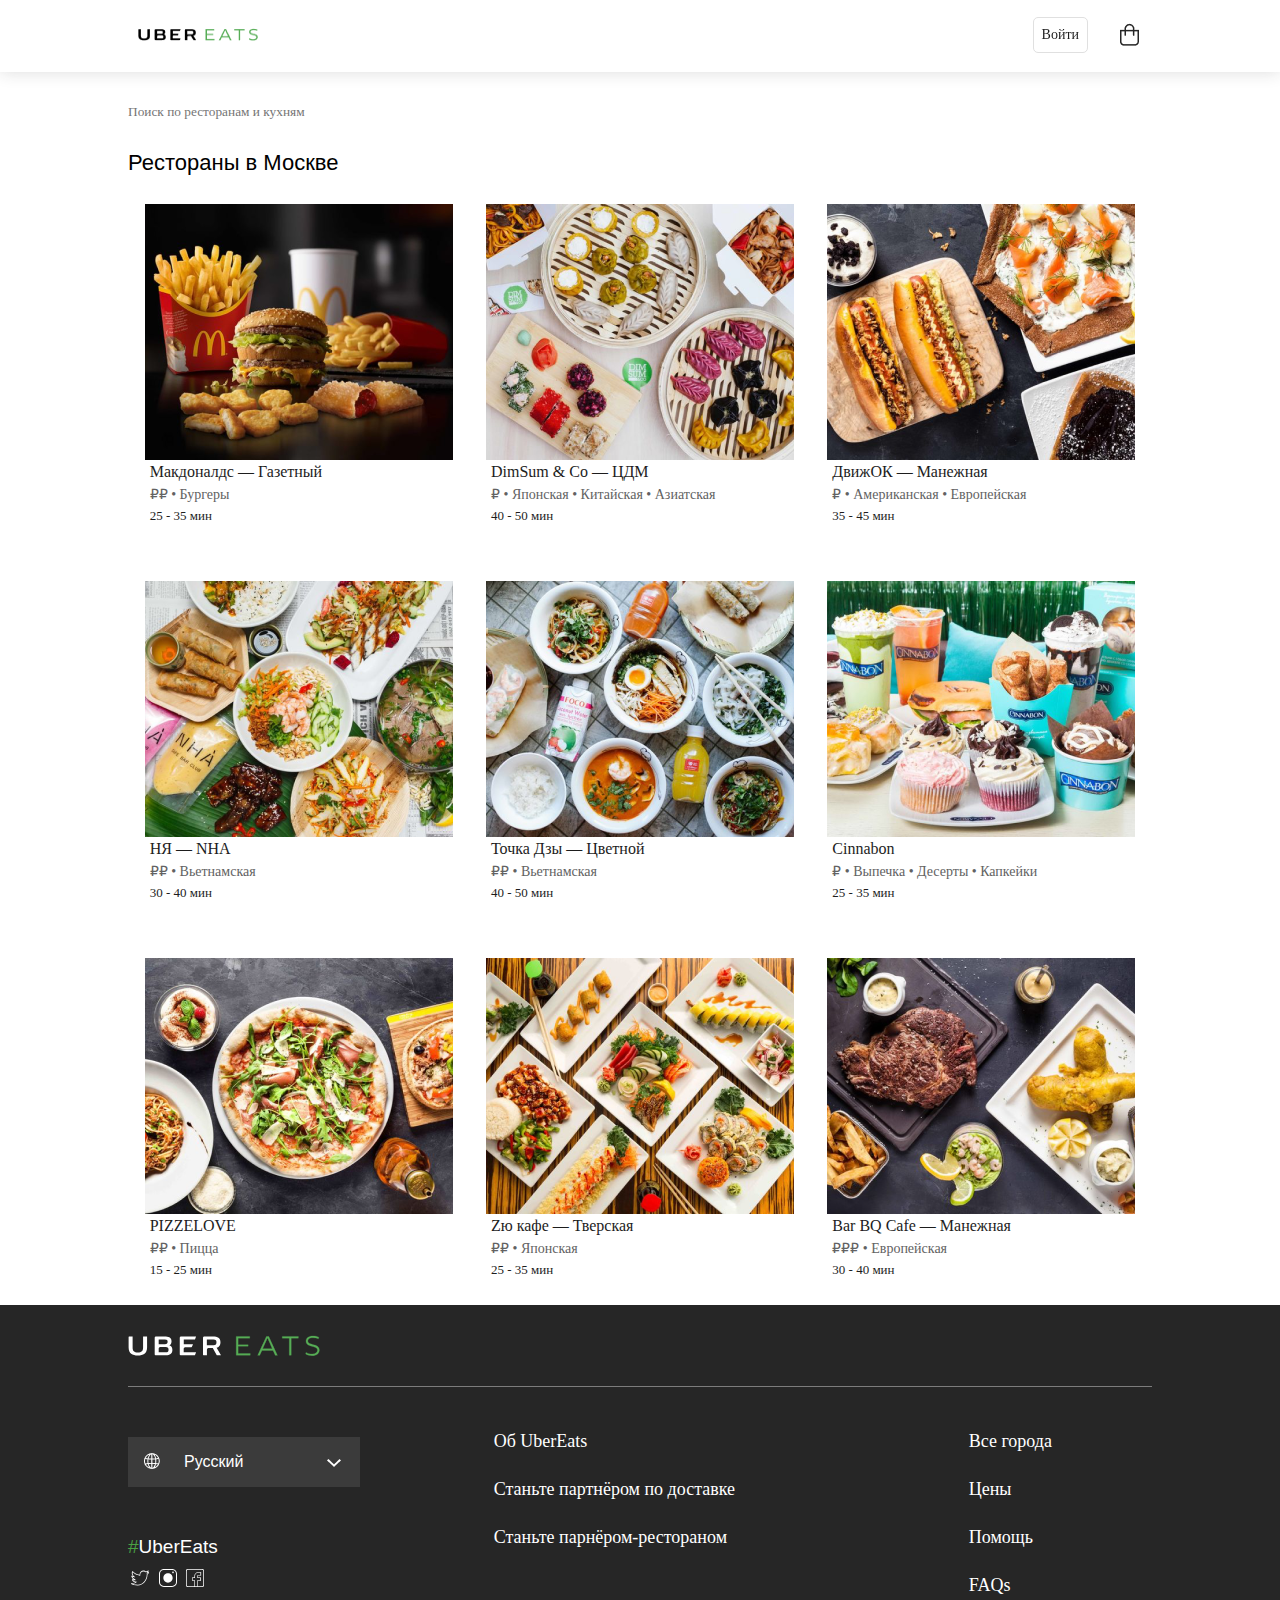
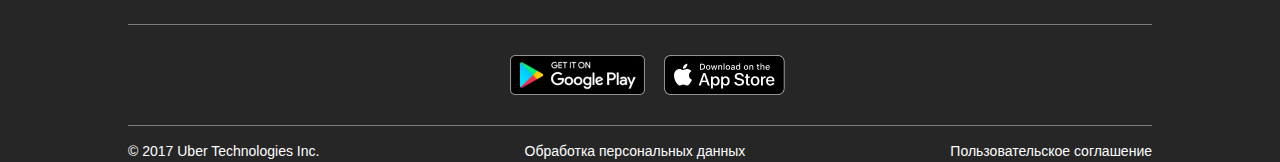
<file: index.html>
<!DOCTYPE html>
<html lang="ru">

<head>
	<meta charset="UTF-8">
	<meta name="viewport" content="width=device-width, initial-scale=1.0">
	<link rel="stylesheet" href="css/style.css">
	<title>Uber Eats</title>
	<link rel="icon" href="img/basket.png">
</head>

<body>
	<!-------------------------------------HEADER------------------------------->
	<header>
		<div class="header__content">
			<img class="logo" src="img/logo.png" alt="лого">
			<a class="enter" href="#">Войти</a>
			<a class="backet" href="#"><img src="img/basket.png" alt="Корзина"></a>
		</div>
		<!-------------------------------------GO TO TOP ARROW------------------------>
		<div class="arrow">
			<a class="back-to-top" title="Наверх" onclick="backToTop()">
				<img src="img/arrow.svg" alt="">
			</a>
		</div>
	</header>
	<!-------------------------------------SEARCH------------------------------->
	<div class="search">
		<form action="#">
			<input type="text" placeholder="Поиск по ресторанам и кухням">
		</form>
	</div>
	<!-------------------------------------RESTAURANTS-------------------------->
	<main>

		<h1>Рестораны в Москве</h1>

		<div class="list">
			<a href="restaurant.html">
				<div class="restaurant__sheet">
					<img src="img/mcdonalds.png" alt="">
					<h2>Макдоналдс — Газетный</h2>
					<p><span>₽₽ • Бургеры</span><br>
						25 - 35 мин</p>
				</div>
			</a>
			<a href="#">
				<div class="restaurant__sheet">
					<img src="img/DimSum.png" alt="">
					<h2>DimSum & Co — ЦДМ</h2>
					<p><span>₽ • Японская • Китайская • Азиатская</span>
						<br>
						40 - 50 мин</p>
				</div>
			</a>
			<a href="#">
				<div class="restaurant__sheet">
					<img src="img/Dvizok.png" alt="">
					<h2>ДвижОК — Манежная</h2>
					<p><span>₽ • Американская • Европейская</span>
						<br>
						35 - 45 мин</p>
				</div>
			</a>
			<a href="#">
				<div class="restaurant__sheet">
					<img src="img/nya.png" alt="">
					<h2>НЯ — NHA</h2>
					<p><span>₽₽ • Вьетнамская</span>
						<br>
						30 - 40 мин</p>
				</div>
			</a>
			<a href="#">
				<div class="restaurant__sheet">
					<img src="img/tochka.png" alt="">
					<h2>Точка Дзы — Цветной</h2>
					<p><span>₽₽ • Вьетнамская</span>
						<br>
						40 - 50 мин</p>
				</div>
			</a>
			<a href="#">
				<div class="restaurant__sheet">
					<img src="img/cinabon.png" alt="">
					<h2>Cinnabon</h2>
					<p><span>₽ • Выпечка • Десерты • Капкейки</span>
						<br>
						25 - 35 мин</p>
				</div>
			</a>
			<a href="#">
				<div class="restaurant__sheet">
					<img src="img/pizzelove.png" alt="">
					<h2>PIZZELOVE</h2>
					<p><span>₽₽ • Пицца</span>
						<br>
						15 - 25 мин</p>
				</div>
			</a>
			<a href="#">
				<div class="restaurant__sheet">
					<img src="img/zu.png" alt="">
					<h2>Zю кафе — Тверская</h2>
					<p><span>₽₽ • Японская</span>
						<br>
						25 - 35 мин</p>
				</div>
			</a>
			<a href="#">
				<div class="restaurant__sheet">
					<img src="img/bbq.png" alt="">
					<h2>Bar BQ Cafe — Манежная</h2>
					<p><span>₽₽₽ • Европейская</span>
						<br>
						30 - 40 мин</p>
				</div>
			</a>
		</div>
	</main>
	<!-------------------------------------FOOTER------------------------------->
	<footer>
		<div class="footer__content">
			<div class="footer__logo">
				<img src="img/white-logo.svg" alt="">
			</div>
			<div class="footer__main">
				<div class="block">
					<div class="language">
						<div class="dropdown">
							<button onclick="myFunction()" class="dropbtn">
								<img src="img/Sphere.png" alt="">
								<p>Русский</p>
								<img src="img/Shape.png" alt="">
							</button>
							<div id="myDropdown" class="dropdown-content">
								<a href="main_en.html">
									<p>English</p>
								</a>
							</div>
						</div>
					</div>
					<div class="links">
						<a href="#">
							<p>#<span>UberEats</span></p>
						</a>
						<a href="#"><img src="img/twitter.svg" alt=""></a>
						<a href="#"><img src="img/instagram.svg" alt=""></a>
						<a href="#"><img src="img/facebook.png" alt=""></a>
					</div>
				</div>

				<div class="list">
					<ul>
						<li><a href="#">Об UberEats</a></li>
						<li><a href="#">Станьте партнёром по доставке</a></li>
						<li><a href="#">Станьте парнёром-рестораном</a></li>
					</ul>
				</div>
				<div class="list">
					<ul>
						<li><a href="#">Все города</a></li>
						<li><a href="#">Цены</a></li>
						<li><a href="#">Помощь</a></li>
						<li><a href="#">FAQs</a></li>
					</ul>
				</div>

			</div>
			<div class="footer__download">
				<a href="#"><img src="img/en_badge_web_generic-cf6dad406f.png" alt=""></a>
				<a href="#"><img src="img/Download_on_the_App_Store_Badge_US-UK_RGB_blk_092917.png" alt=""></a>
			</div>
			<div class="footer__footer">
				<p><a href="#">© 2017 Uber Technologies Inc.</a></p>
				<p><a href="#">Обработка персональных данных</a></p>
				<p><a href="#">Пользовательское соглашение</a></p>
			</div>
		</div>
	</footer>

	<script src="js/script.js"></script>

</body>

</html>
</file>
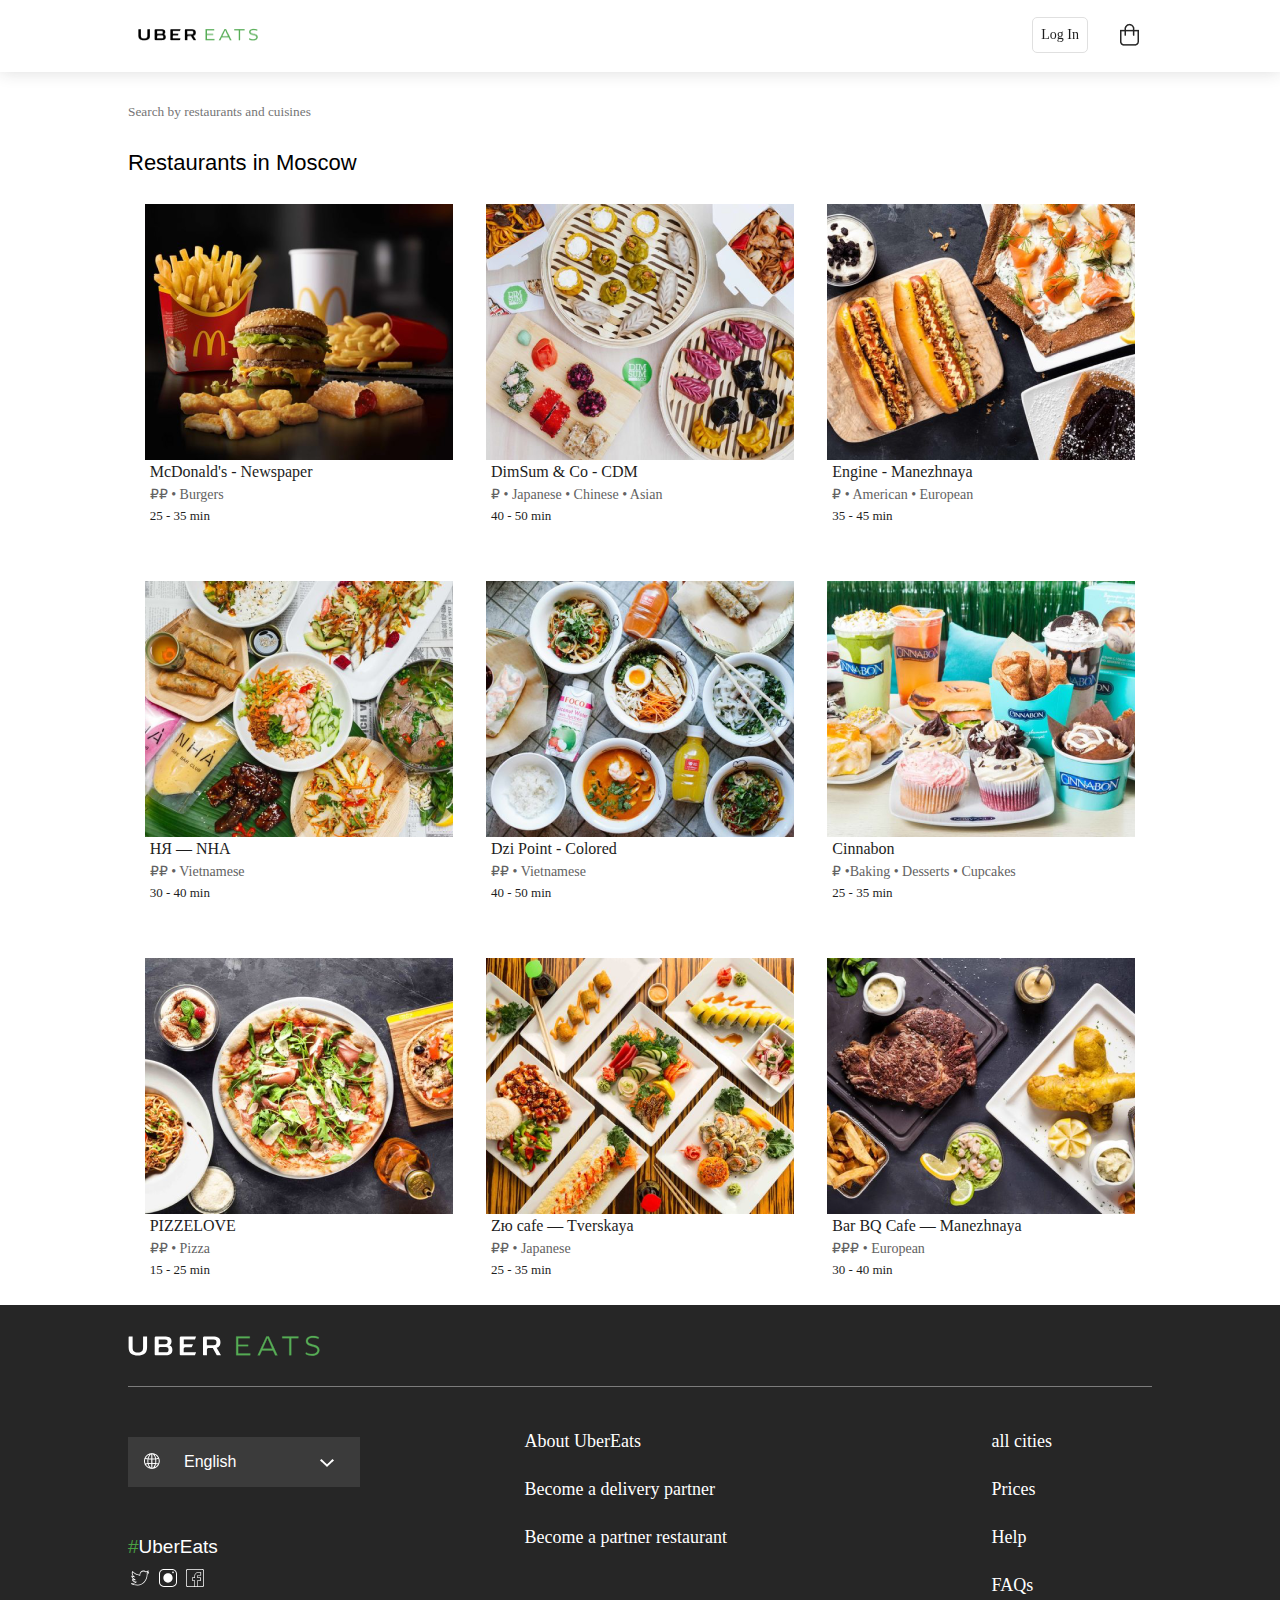
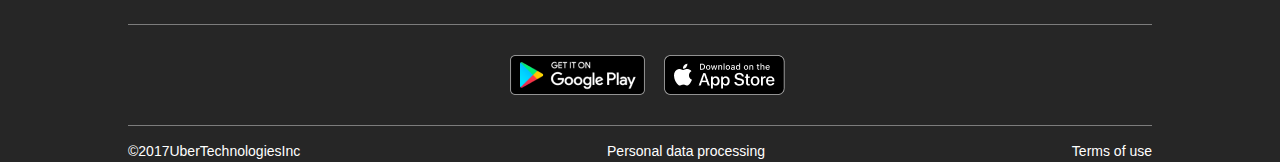
<file: main_en.html>
<!DOCTYPE html>
<html lang="en">

<head>
	<meta charset="UTF-8">
	<meta name="viewport" content="width=device-width, initial-scale=1.0">
	<link rel="stylesheet" href="css/style.css">
	<title>Uber Eats</title>
	<link rel="icon" href="img/basket.png">
</head>

<body>
	<!-------------------------------------HEADER------------------------------->
	<header>
		<div class="header__content">
			<img class="logo" src="img/logo.png" alt="лого">
			<a class="enter" href="#">Log In</a>
			<a class="backet" href="#"><img src="img/basket.png" alt="Корзина"></a>
		</div>
		<!-------------------------------------GO TO TOP ARROW------------------------>
		<div class="arrow">
			<a class="back-to-top" title="Up" onclick="backToTop()">
				<img src="img/arrow.svg" alt="">
			</a>
		</div>
	</header>
	<!-------------------------------------SEARCH------------------------------->
	<div class="search">
		<form action="#">
			<input type="text" placeholder="Search by restaurants and cuisines">
		</form>
	</div>
	<!-------------------------------------RESTAURANTS-------------------------->
	<main>
		<h1>Restaurants in Moscow</h1>
		<div class="list">
			<a href="restaurant.html">
				<div class="restaurant__sheet">
					<img src="img/mcdonalds.png" alt="">
					<h2>McDonald's - Newspaper</h2>
					<p><span>₽₽ • Burgers</span><br>
						25 - 35 min</p>
				</div>
			</a>
			<a href="#">
				<div class="restaurant__sheet">
					<img src="img/DimSum.png" alt="">
					<h2>DimSum & Co - CDM</h2>
					<p><span>₽ • Japanese • Chinese • Asian</span>
						<br>
						40 - 50 min</p>
				</div>
			</a>
			<a href="#">
				<div class="restaurant__sheet">
					<img src="img/Dvizok.png" alt="">
					<h2>Engine - Manezhnaya</h2>
					<p><span>₽ • American • European</span>
						<br>
						35 - 45 min</p>
				</div>
			</a>
			<a href="#">
				<div class="restaurant__sheet">
					<img src="img/nya.png" alt="">
					<h2>НЯ — NHA</h2>
					<p><span>₽₽ • Vietnamese</span>
						<br>
						30 - 40 min</p>
				</div>
			</a>
			<a href="#">
				<div class="restaurant__sheet">
					<img src="img/tochka.png" alt="">
					<h2>Dzi Point - Colored</h2>
					<p><span>₽₽ • Vietnamese</span>
						<br>
						40 - 50 min</p>
				</div>
			</a>
			<a href="#">
				<div class="restaurant__sheet">
					<img src="img/cinabon.png" alt="">
					<h2>Cinnabon</h2>
					<p><span>₽ •Baking • Desserts • Cupcakes</span>
						<br>
						25 - 35 min</p>
				</div>
			</a>
			<a href="#">
				<div class="restaurant__sheet">
					<img src="img/pizzelove.png" alt="">
					<h2>PIZZELOVE</h2>
					<p><span>₽₽ • Pizza</span>
						<br>
						15 - 25 min</p>
				</div>
			</a>
			<a href="#">
				<div class="restaurant__sheet">
					<img src="img/zu.png" alt="">
					<h2>Zю cafe — Tverskaya</h2>
					<p><span>₽₽ • Japanese</span>
						<br>
						25 - 35 min</p>
				</div>
			</a>
			<a href="#">
				<div class="restaurant__sheet">
					<img src="img/bbq.png" alt="">
					<h2>Bar BQ Cafe — Manezhnaya</h2>
					<p><span>₽₽₽ • European</span>
						<br>
						30 - 40 min</p>
				</div>
			</a>
		</div>
	</main>
	<!-------------------------------------FOOTER------------------------------->
	<footer>
		<div class="footer__content">
			<div class="footer__logo">
				<img src="img/white-logo.svg" alt="">
			</div>
			<div class="footer__main">
				<div class="block">
					<div class="language">
						<div class="dropdown">
							<button onclick="myFunction()" class="dropbtn">
								<img src="img/Sphere.png" alt="">
								<p>English</p>
								<img src="img/Shape.png" alt="">
							</button>
							<div id="myDropdown" class="dropdown-content">
								<a href="index.html">
									<p>Русский</p>
								</a>
							</div>
						</div>
					</div>
					<div class="links">
						<a href="#">
							<p>#<span>UberEats</span></p>
						</a>
						<a href="#"><img src="img/twitter.svg" alt=""></a>
						<a href="#"><img src="img/instagram.svg" alt=""></a>
						<a href="#"><img src="img/facebook.png" alt=""></a>
					</div>
				</div>

				<div class="list">
					<ul>
						<li><a href="#">About UberEats</a></li>
						<li><a href="#">Become a delivery partner</a></li>
						<li><a href="#">Become a partner restaurant</a></li>
					</ul>
				</div>
				<div class="list">
					<ul>
						<li><a href="#">all cities</a></li>
						<li><a href="#">Prices</a></li>
						<li><a href="#">Help</a></li>
						<li><a href="#">FAQs</a></li>
					</ul>
				</div>

			</div>
			<div class="footer__download">
				<a href="#"><img src="img/en_badge_web_generic-cf6dad406f.png" alt=""></a>
				<a href="#"><img src="img/Download_on_the_App_Store_Badge_US-UK_RGB_blk_092917.png" alt=""></a>
			</div>
			<div class="footer__footer">
				<p><a href="#">©2017UberTechnologiesInc</a></p>
				<p><a href="#">Personal data processing</a></p>
				<p><a href="#">Terms of use</a></p>
			</div>
		</div>
	</footer>

	<script src="js/script.js"></script>

</body>

</html>
</file>
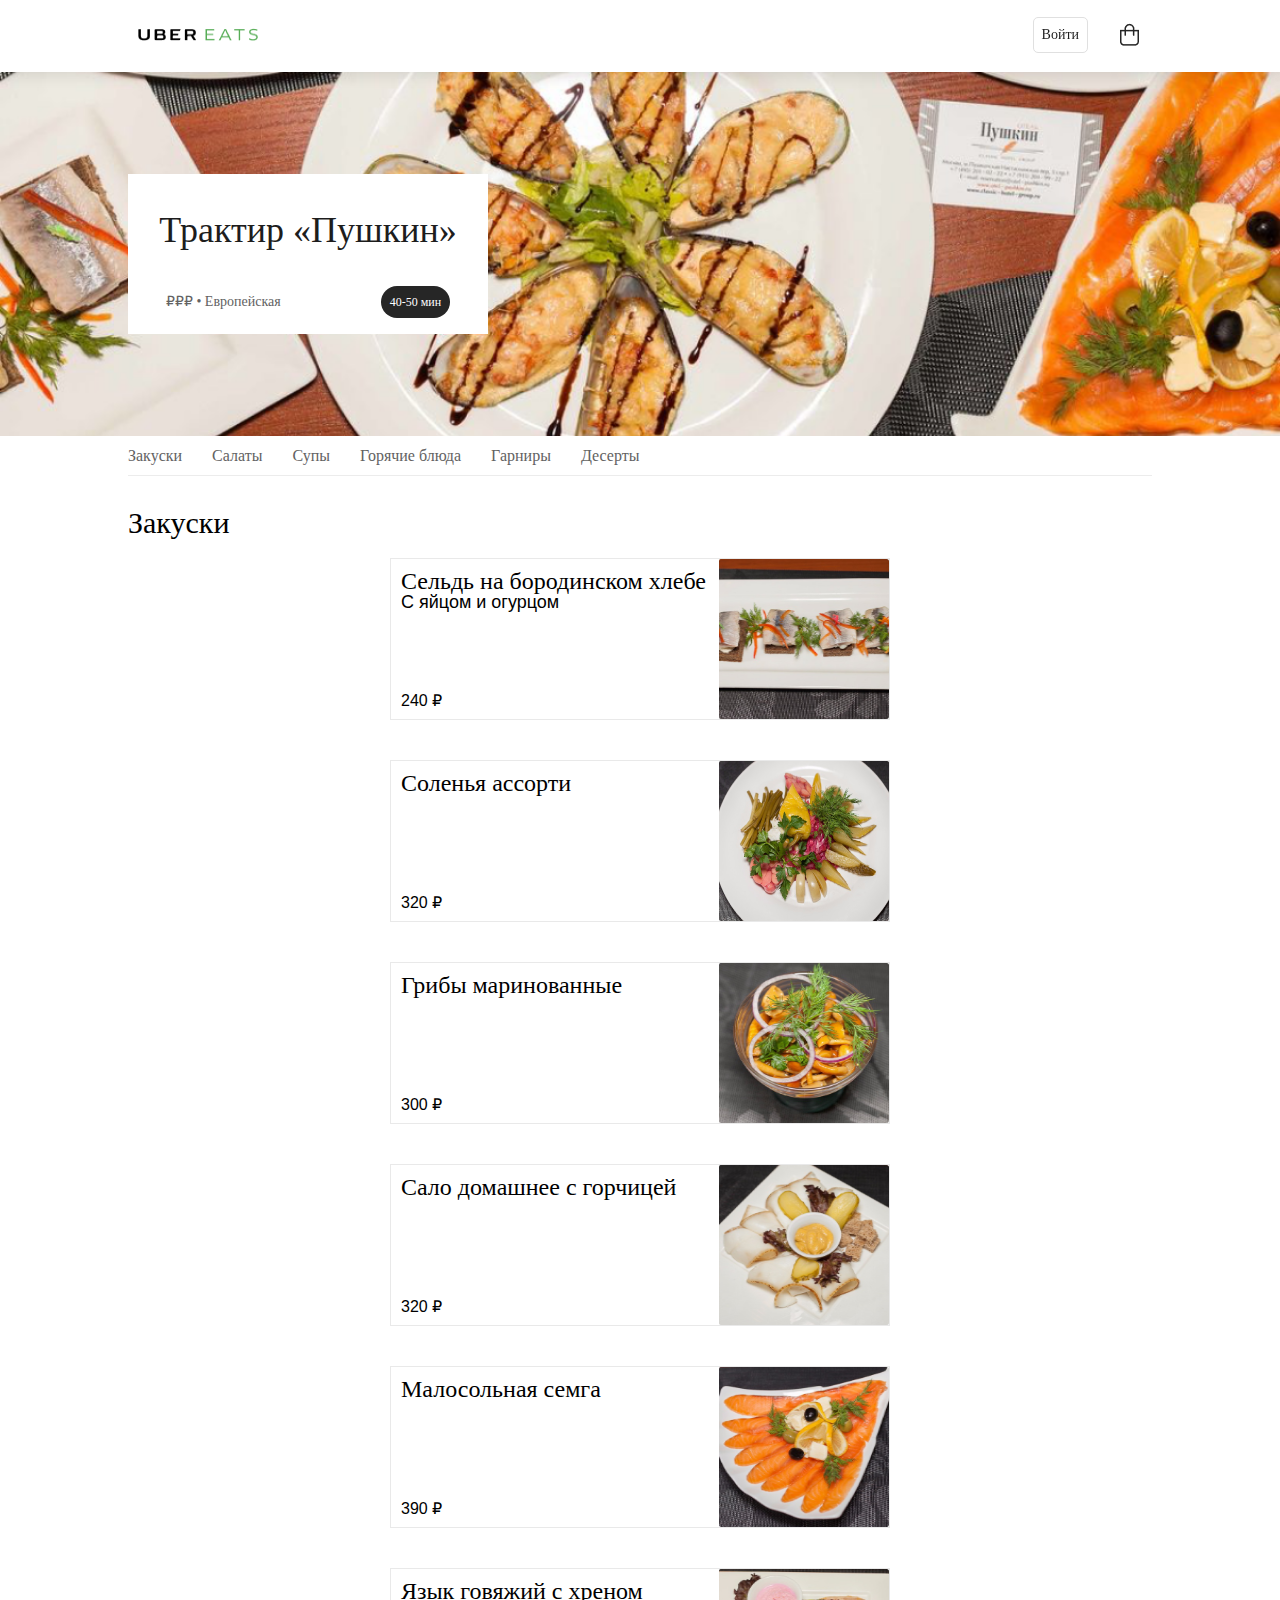
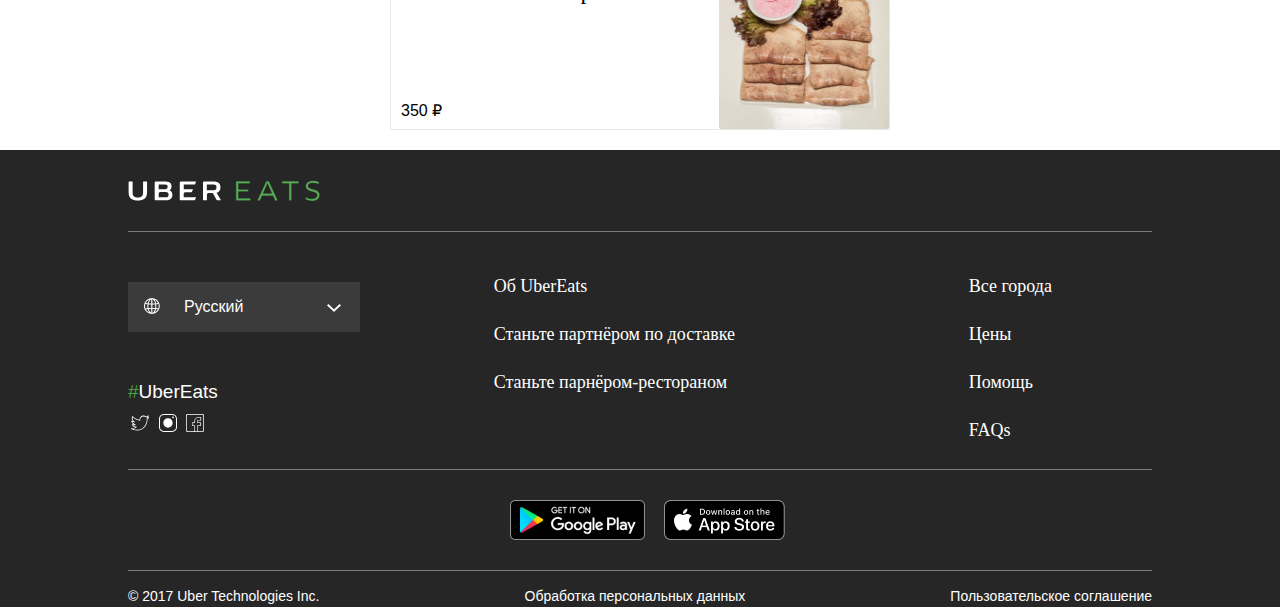
<file: restaurant.html>
<!DOCTYPE html>
<html lang="ru">

<head>
	<meta charset="UTF-8">
	<meta name="viewport" content="width=device-width, initial-scale=1.0">
	<link rel="stylesheet" href="css/style.css">
	<title>Uber Eats</title>
	<link rel="icon" href="img/basket.png">
</head>

<body>

	<!-------------------------------------HEADER------------------------------->

	<header>
		<div class="header__content">
			<img class="logo" src="img/logo.png" alt="лого">
			<a class="enter" href="#">Войти</a>
			<a class="backet" href="#"><img src="img/basket.png" alt="Корзина"></a>
		</div>

		<!-------------------------------------GO TO TOP ARROW------------------------>

		<div class="arrow">
			<a class="back-to-top" title="Наверх" onclick="backToTop()">
				<img src="img/arrow.svg" alt="">
			</a>
		</div>
	</header>

	<!-------------------------------------TITLE------------------------------->

	<div class="head">
		<div class="head__content">
			<h1>Трактир «Пушкин»</h1>
			<div class="text">
				<p class="text__one">₽₽₽ • Европейская</p>
				<p class="text__two">40-50 мин</p>
			</div>
		</div>
	</div>

	<!-------------------------------------NAV PANEL------------------------------->

	<div class="navpanel">
		<a href="">
			<p>Закуски</p>
		</a>
		<a href="">
			<p>Салаты</p>
		</a>
		<a href="">
			<p>Супы</p>
		</a>
		<a href="">
			<p>Горячие блюда</p>
		</a>
		<a href="">
			<p>Гарниры</p>
		</a>
		<a href="">
			<p>Десерты</p>
		</a>
	</div>

	<!-------------------------------------MAIN MENU------------------------------->
	<div class="main__body">
		<h2>Закуски</h2>
		<div class="menu">
			<div class="menu__dish">
				<div class="menu__text">
					<div class="text__head">
						<h3>Сельдь на бородинском хлебе</h3>
						<p>С яйцом и огурцом</p>
					</div>
					<p class="price">240 ₽</p>
				</div>
				<img src="img/photofish_buter.png" alt="">
			</div>
			<div class="menu__dish">
				<div class="menu__text">
					<div class="text__head">
						<h3>Соленья ассорти</h3>
						<p></p>
					</div>
					<p class="price">320 ₽</p>
				</div>
				<img src="img/photoasorti.png" alt="">
			</div>
			<div class="menu__dish">
				<div class="menu__text">
					<div class="text__head">
						<h3>Грибы маринованные</h3>
						<p></p>
					</div>
					<p class="price">300 ₽</p>
				</div>
				<img src="img/photoshrooms.png" alt="">
			</div>
			<div class="menu__dish">
				<div class="menu__text">
					<div class="text__head">
						<h3>Сало домашнее с горчицей</h3>
						<p></p>
					</div>
					<p class="price">320 ₽</p>
				</div>
				<img src="/img/photosalo.png" alt="">
			</div>
			<div class="menu__dish">
				<div class="menu__text">
					<div class="text__head">
						<h3>Малосольная семга</h3>
						<p></p>
					</div>
					<p class="price">390 ₽</p>
				</div>
				<img src="img/photosalted_fish.png" alt="">
			</div>
			<div class="menu__dish">
				<div class="menu__text">
					<div class="text__head">
						<h3>Язык говяжий с хреном</h3>
						<p></p>
					</div>
					<p class="price">350 ₽</p>
				</div>
				<img src="img/phototong.png" alt="">
			</div>
		</div>
	</div>
	<!-------------------------------------FOOTER------------------------------->

	<footer>
		<div class="footer__content">
			<div class="footer__logo">
				<img src="img/white-logo.svg" alt="">
			</div>
			<div class="footer__main">
				<div class="block">
					<div class="language">
						<div class="dropdown">
							<button onclick="myFunction()" class="dropbtn">
								<img src="img/Sphere.png" alt="">
								<p>Русский</p>
								<img src="img/Shape.png" alt="">
							</button>
							<div id="myDropdown" class="dropdown-content">
								<a href="main_en.html">
									<p>English</p>
								</a>
							</div>
						</div>
					</div>
					<div class="links">
						<a href="#">
							<p>#<span>UberEats</span></p>
						</a>
						<a href="#"><img src="img/twitter.svg" alt=""></a>
						<a href="#"><img src="img/instagram.svg" alt=""></a>
						<a href="#"><img src="img/facebook.png" alt=""></a>
					</div>
				</div>

				<div class="list">
					<ul>
						<li><a href="#">Об UberEats</a></li>
						<li><a href="#">Станьте партнёром по доставке</a></li>
						<li><a href="#">Станьте парнёром-рестораном</a></li>
					</ul>
				</div>
				<div class="list">
					<ul>
						<li><a href="#">Все города</a></li>
						<li><a href="#">Цены</a></li>
						<li><a href="#">Помощь</a></li>
						<li><a href="#">FAQs</a></li>
					</ul>
				</div>

			</div>
			<div class="footer__download">
				<a href="#"><img src="img/en_badge_web_generic-cf6dad406f.png" alt=""></a>
				<a href="#"><img src="img/Download_on_the_App_Store_Badge_US-UK_RGB_blk_092917.png" alt=""></a>
			</div>
			<div class="footer__footer">
				<p><a href="#">© 2017 Uber Technologies Inc.</a></p>
				<p><a href="#">Обработка персональных данных</a></p>
				<p><a href="#">Пользовательское соглашение</a></p>
			</div>
		</div>
	</footer>

	<script src="js/script.js"></script>

</body>

</html>
</file>
<file: css/style.css>
* {
  padding: 0;
  margin: 0;
  border: 0;
}

*,
*:before,
*:after {
  -webkit-box-sizing: border-box;
  box-sizing: border-box;
}

:focus,
:active {
  outline: none;
}

a:focus,
a:active {
  outline: none;
}

nav,
footer,
header,
aside {
  display: block;
}

html,
body {
  width: 100%;
  font-size: 100%;
  line-height: 1;
  font-size: 14px;
  -ms-text-size-adjust: 100%;
  -moz-text-size-adjust: 100%;
  -webkit-text-size-adjust: 100%;
}

input,
button,
textarea {
  font-family: inherit;
}

input::-ms-clear {
  display: none;
}

button {
  cursor: pointer;
}

button::-moz-focus-inner {
  padding: 0;
  border: 0;
}

a,
a:visited {
  text-decoration: none;
}

a:hover {
  text-decoration: none;
}

ul li {
  list-style: none;
}

img {
  vertical-align: top;
}

h1,
h2,
h3,
h4,
h5,
h6 {
  font-size: inherit;
  font-weight: 400;
}

p {
  font-family: Roboto, sans-serif;
}

h1 {
  font-family: Roboto, sans-serif;
  font-size: 22px;
}

html {
  margin: 0;
  padding: 0;
  width: 100%;
}

body {
  margin: 0;
  padding: 0;
  width: 100%;
}

a {
  text-decoration: none;
  color: #ffffff;
}

header {
  display: -webkit-box;
  display: -ms-flexbox;
  display: flex;
  -webkit-box-pack: flex-top;
      -ms-flex-pack: flex-top;
          justify-content: flex-top;
  position: -webkit-sticky;
  position: sticky;
  top: 0;
  height: 72px;
  background: #ffffff;
  -webkit-box-shadow: 0px 0px 16px rgba(38, 38, 38, 0.16);
          box-shadow: 0px 0px 16px rgba(38, 38, 38, 0.16);
}

header .back-to-top {
  background: #59bd5a;
  width: 1px;
  height: 1px;
  padding: 20px 40px 40px 25px;
  position: fixed;
  bottom: 35px;
  right: 45px;
  border-radius: 10px;
  cursor: pointer;
  display: none;
}

header .back-to-top-show {
  display: block;
}

header .header__content {
  padding: 0 10px 0 10px;
}

@media screen and (min-width: 992px) {
  header .header__content {
    width: 80%;
    margin: 0 10% 0 10%;
  }
}

@media screen and (max-width: 991px) {
  header .header__content {
    width: 100%;
  }
}

header .header__content .logo {
  position: relative;
  top: 28px;
  width: 120px;
  height: 13px;
}

header .header__content :nth-child(2) {
  border: 1px solid #e0e0e0;
  border-radius: 5px;
  padding: 10px 8px;
  color: #1d1d1d;
  text-decoration: none;
}

header .header__content :nth-child(2) :hower {
  color: #1d1d1d;
}

header .header__content :nth-child(2) :active {
  color: #1d1d1d;
}

header .header__content :nth-child(2) :visited {
  color: #1d1d1d;
}

@media screen and (min-width: 992px) {
  header .header__content :nth-child(2) {
    position: absolute;
    top: 17px;
    right: 15%;
  }
}

@media screen and (max-width: 991px) {
  header .header__content :nth-child(2) {
    position: absolute;
    top: 17px;
    right: 5%;
  }
}

@media screen and (min-width: 992px) {
  header .header__content .backet {
    position: absolute;
    top: 23px;
    right: 11%;
  }
}

@media screen and (max-width: 991px) {
  header .header__content .backet {
    position: absolute;
    top: 23px;
    right: 1%;
  }
}

@media screen and (max-width: 600px) {
  header .header__content .backet {
    display: none;
  }
}

.search input {
  border-top: 0;
  border-left: 0;
  border-right: 0;
}

@media screen and (min-width: 992px) {
  .search input {
    width: 80%;
    margin: 32px 10% 0 10%;
  }
}

@media screen and (max-width: 991px) {
  .search input {
    width: 100%;
    margin-top: 30px;
    padding: 0 10px;
  }
}

@media screen and (min-width: 992px) {
  main {
    width: 80%;
    margin: 32px 10% 0 10%;
  }
}

@media screen and (max-width: 991px) {
  main {
    width: 100%;
    margin-top: 30px;
    padding: 0 10px;
  }
}

main .list {
  display: -webkit-box;
  display: -ms-flexbox;
  display: flex;
  -ms-flex-pack: distribute;
      justify-content: space-around;
  -ms-flex-wrap: wrap;
      flex-wrap: wrap;
}

main .list a {
  text-decoration: none;
}

main .list a :hover {
  background: #f3f3f3;
}

main .list .restaurant__sheet {
  background: #ffffff;
  margin: 30px 0 15px 0;
}

main .list .restaurant__sheet h2 {
  font-family: Roboto;
  font-style: normal;
  font-weight: normal;
  font-size: 16px;
  line-height: 24px;
  color: #1d1d1d;
  padding: 0 0 0 5px;
}

main .list .restaurant__sheet p {
  font-family: Roboto;
  font-style: normal;
  font-weight: normal;
  font-size: 13px;
  line-height: 21px;
  color: #1d1d1d;
  display: block;
  margin: 0 0 0 0;
  padding: 0 0 10px 5px;
}

main .list .restaurant__sheet span {
  color: #626262;
  font-family: Roboto;
  font-style: normal;
  font-weight: normal;
  font-size: 14px;
  line-height: 21px;
}

.head {
  height: 364px;
  background: url(/img/d42ea9bbf7aff297c2e1eb5e5f3b7fa6-w1080-87.png) 0 0/cover no-repeat;
  margin: 0;
  padding: 0;
  display: -webkit-box;
  display: -ms-flexbox;
  display: flex;
  -webkit-box-align: center;
      -ms-flex-align: center;
          align-items: center;
}

.head__content {
  max-width: 360px;
  height: 160px;
  text-align: center;
  display: -webkit-box;
  display: -ms-flexbox;
  display: flex;
  -ms-flex-pack: distribute;
      justify-content: space-around;
  -ms-flex-wrap: wrap;
      flex-wrap: wrap;
  background: #ffffff;
}

@media screen and (min-width: 992px) {
  .head__content {
    width: 80%;
    margin: 0 10% 0 10%;
  }
}

@media screen and (max-width: 991px) {
  .head__content {
    width: 100%;
  }
}

.head__content h1 {
  font-family: Roboto;
  font-size: 36px;
  line-height: 42px;
  color: #1d1d1d;
  display: block;
  padding: 35px 0px 0px 0px;
}

.head__content .text {
  display: -webkit-box;
  display: -ms-flexbox;
  display: flex;
  -webkit-box-align: center;
      -ms-flex-align: center;
          align-items: center;
}

.head__content .text p {
  display: inline-block;
  margin: 0px 10px 5px 10px;
}

.head__content .text__one {
  font-family: Roboto;
  font-size: 14px;
  line-height: 16px;
  color: #626262;
  padding: 0px 80px 0px 0px;
}

.head__content .text__two {
  font-family: Roboto;
  font-size: 12px;
  line-height: 14px;
  color: #ffffff;
  background: #262626;
  padding: 9px;
  border-radius: 50px;
}

.navpanel {
  border-bottom: 1px solid #ececec;
  height: 40px;
  display: -webkit-box;
  display: -ms-flexbox;
  display: flex;
  -webkit-box-align: center;
      -ms-flex-align: center;
          align-items: center;
}

@media screen and (min-width: 992px) {
  .navpanel {
    width: 80%;
    margin: 0 10% 0 10%;
  }
}

@media screen and (max-width: 991px) {
  .navpanel {
    width: 100%;
  }
}

.navpanel a p {
  display: inline-block;
  margin: 0px 30px 0px 0px;
  font-family: Roboto;
  font-size: 16px;
  line-height: 19px;
  color: #626262;
}

.navpanel a :active {
  color: #327430;
}

.navpanel a :visited {
  color: #626262;
}

@media screen and (min-width: 992px) {
  .main__body {
    width: 80%;
    margin: 32px 10% 0 10%;
  }
}

@media screen and (max-width: 991px) {
  .main__body {
    width: 100%;
    margin-top: 30px;
    padding: 0 10px;
  }
}

.main__body h2 {
  font-size: 30px;
}

.main__body .menu {
  display: -webkit-box;
  display: -ms-flexbox;
  display: flex;
  -ms-flex-pack: distribute;
      justify-content: space-around;
  -ms-flex-wrap: wrap;
      flex-wrap: wrap;
}

.main__body .menu .menu__dish {
  width: 500px;
  display: -webkit-box;
  display: -ms-flexbox;
  display: flex;
  -webkit-box-pack: justify;
      -ms-flex-pack: justify;
          justify-content: space-between;
  -ms-flex-wrap: wrap;
      flex-wrap: wrap;
  border: 1px solid #e9e9e9;
  margin: 20px;
}

.main__body .menu .menu__dish .menu__text {
  display: -webkit-box;
  display: -ms-flexbox;
  display: flex;
  -webkit-box-pack: justify;
      -ms-flex-pack: justify;
          justify-content: space-between;
  -webkit-box-orient: vertical;
  -webkit-box-direction: normal;
      -ms-flex-direction: column;
          flex-direction: column;
  padding: 10px;
}

.main__body .menu .menu__dish .menu__text .text__head h3 {
  font-size: 24px;
}

.main__body .menu .menu__dish .menu__text .text__head p {
  font-size: 18px;
}

.main__body .menu .menu__dish .menu__text p {
  font-size: 16px;
}

footer {
  background: #262626;
}

footer a:visited {
  color: #ffffff;
}

footer .footer__content {
  margin: 0px;
}

@media screen and (min-width: 992px) {
  footer .footer__content {
    width: 80%;
    margin: 0 10% 0 10%;
  }
}

@media screen and (max-width: 991px) {
  footer .footer__content {
    width: 100%;
  }
}

footer .footer__content .footer__logo {
  padding: 30px 0 30px 0;
  border-bottom: 1px solid rgba(255, 255, 255, 0.4);
}

footer .footer__content .footer__main {
  display: -webkit-box;
  display: -ms-flexbox;
  display: flex;
  -webkit-box-pack: justify;
      -ms-flex-pack: justify;
          justify-content: space-between;
  padding: 15px 0 30px 0;
  border-bottom: 1px solid rgba(255, 255, 255, 0.4);
}

@media screen and (max-width: 600px) {
  footer .footer__content .footer__main {
    -ms-flex-wrap: wrap;
        flex-wrap: wrap;
    -webkit-box-orient: vertical;
    -webkit-box-direction: normal;
        -ms-flex-direction: column;
            flex-direction: column;
  }
}

footer .footer__content .footer__main .block {
  padding: 35px 0 0 0;
}

footer .footer__content .footer__main .block .dropbtn {
  width: 232px;
  background: #3b3b3b;
  text-align: left;
  padding: 1px;
  padding: 16px;
  font-size: 16px;
  border: none;
  cursor: pointer;
}

footer .footer__content .footer__main .block .dropbtn p {
  display: inline-block;
  position: relative;
  left: 20px;
  color: #ffffff;
  text-align: left;
  padding: 0 0 0 0px;
}

footer .footer__content .footer__main .block .dropbtn :nth-child(1) {
  display: inline-block;
}

footer .footer__content .footer__main .block .dropbtn :nth-child(3) {
  display: inline-block;
  position: relative;
  top: 6px;
  left: 100px;
}

footer .footer__content .footer__main .block .dropbtn :hover,
footer .footer__content .footer__main .block .dropbtn :focus {
  background: #3b3b3b;
  color: #ffffff;
}

footer .footer__content .footer__main .block .dropdown {
  position: relative;
  display: inline-block;
}

footer .footer__content .footer__main .block .dropdown-content {
  display: none;
  position: absolute;
  background-color: #3b3b3b;
  min-width: 232px;
  -webkit-box-shadow: 0px 8px 16px 0px rgba(0, 0, 0, 0.2);
          box-shadow: 0px 8px 16px 0px rgba(0, 0, 0, 0.2);
  z-index: 1;
}

footer .footer__content .footer__main .block .dropdown-content p {
  color: #ffffff;
}

footer .footer__content .footer__main .block .dropdown-content a {
  color: black;
  padding: 12px 16px;
  text-decoration: none;
  display: block;
}

footer .footer__content .footer__main .block .dropdown-content a:hover {
  background-color: #ddd;
}

footer .footer__content .footer__main .block .show {
  display: block;
}

footer .footer__content .footer__main .block .links {
  margin: 50px 0 0 0;
}

footer .footer__content .footer__main .block .links p {
  font-family: Roboto, sans-serif;
  font-size: 19px;
  color: #49a144;
}

footer .footer__content .footer__main .block .links p span {
  color: #ffffff;
}

footer .footer__content .footer__main .block .links img {
  margin: 10px 0 0 0;
}

footer .footer__content .footer__main .list {
  display: inline-block;
}

footer .footer__content .footer__main .list li {
  margin: 30px 100px 0 0;
  color: #ffffff;
  font-size: 18px;
}

footer .footer__content .footer__download {
  text-align: center;
  border-bottom: 1px solid rgba(255, 255, 255, 0.4);
}

footer .footer__content .footer__download img {
  margin: 30px 0 30px 15px;
}

footer .footer__content .footer__footer {
  display: -webkit-box;
  display: -ms-flexbox;
  display: flex;
  -webkit-box-pack: justify;
      -ms-flex-pack: justify;
          justify-content: space-between;
  margin: 15px 0 0 0;
  -ms-flex-wrap: wrap;
      flex-wrap: wrap;
}

footer .footer__content .footer__footer p {
  display: inline-block;
  padding: 0;
  margin: 0;
  color: #ffffff;
  line-height: 1.5em;
}
</file>
